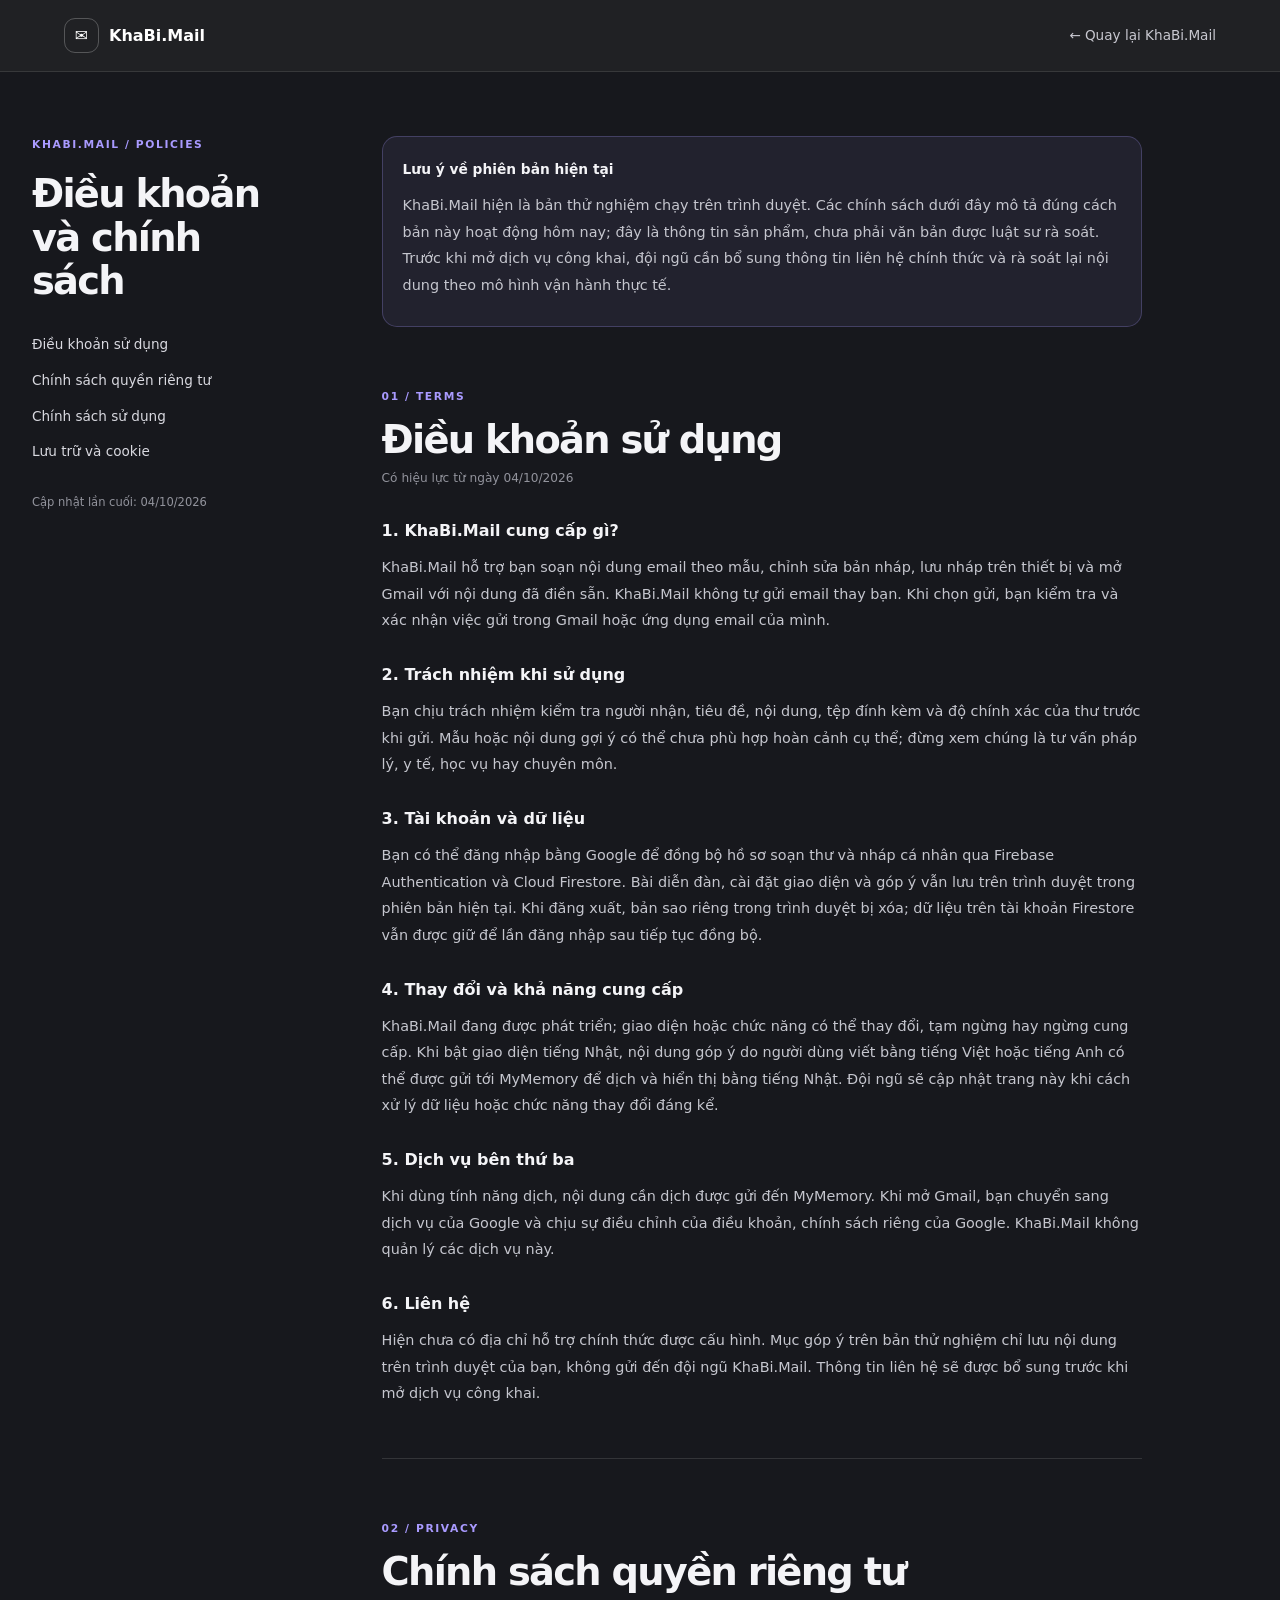
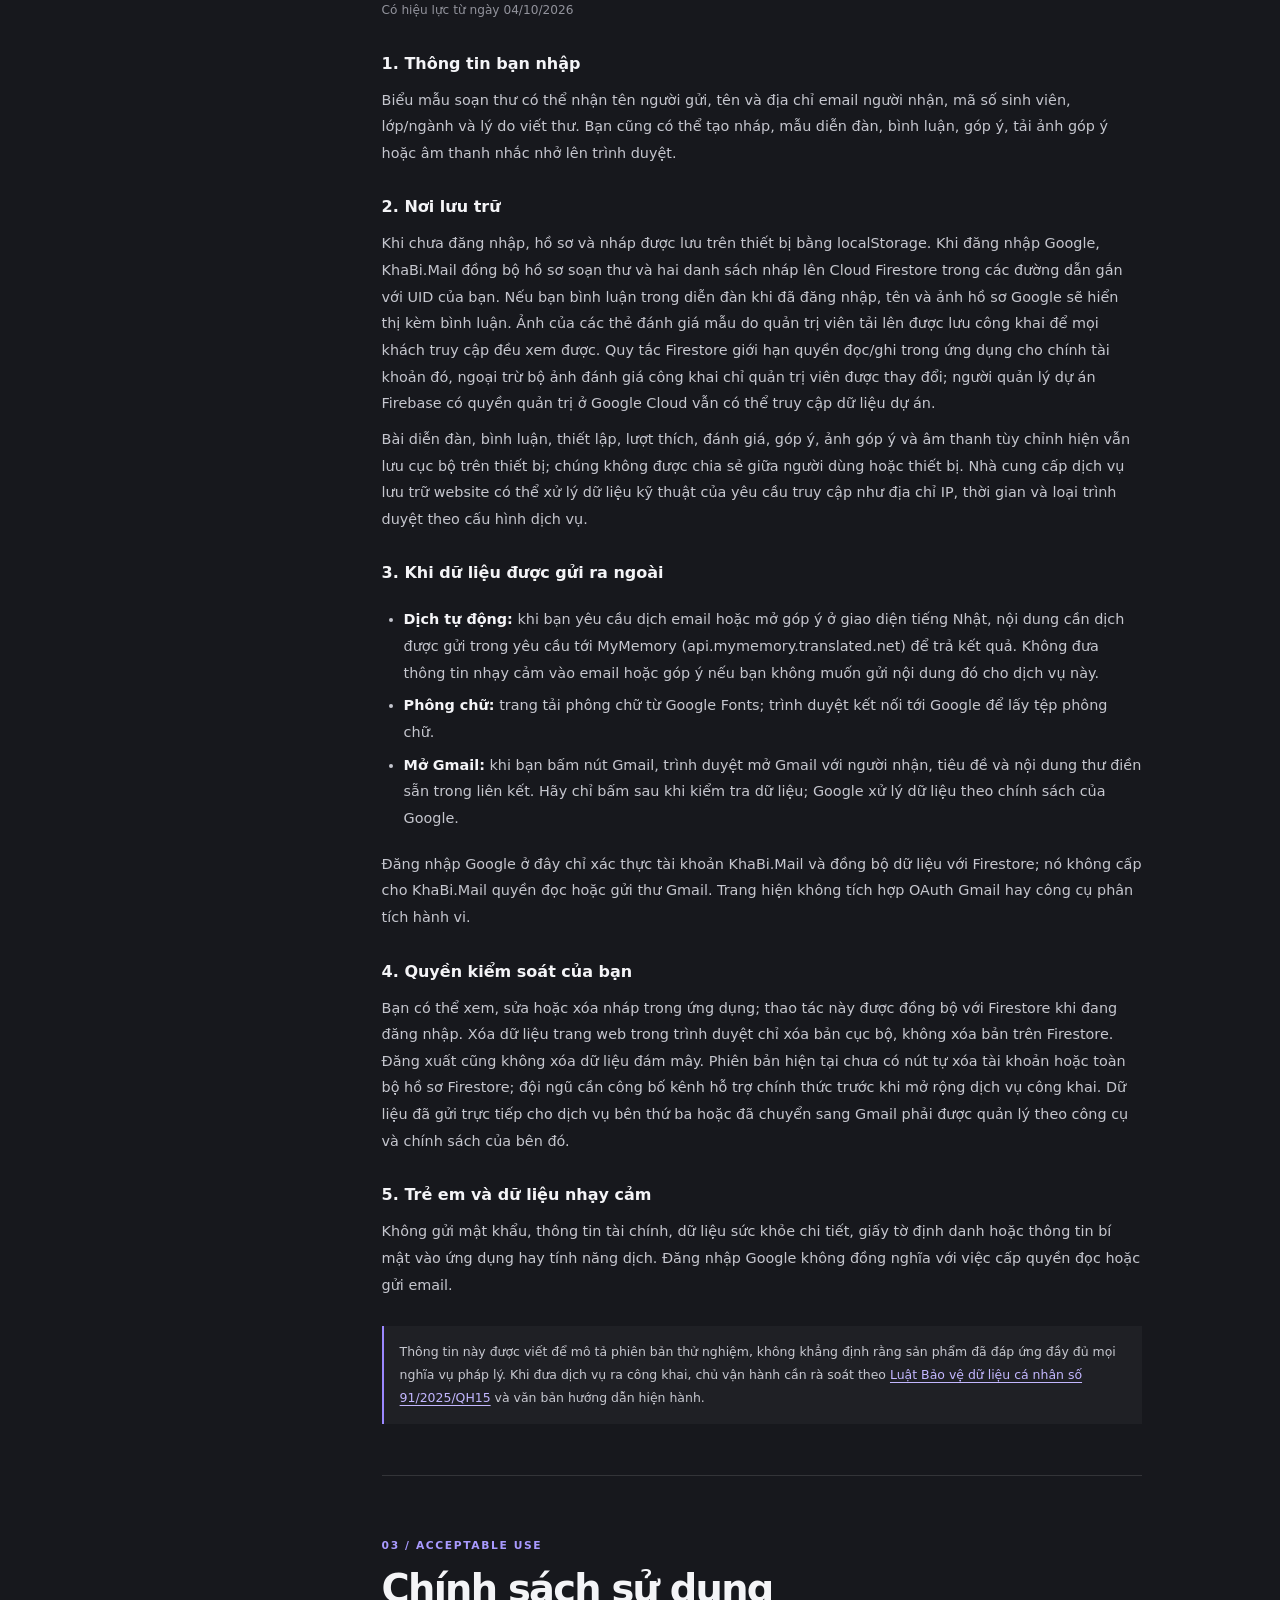
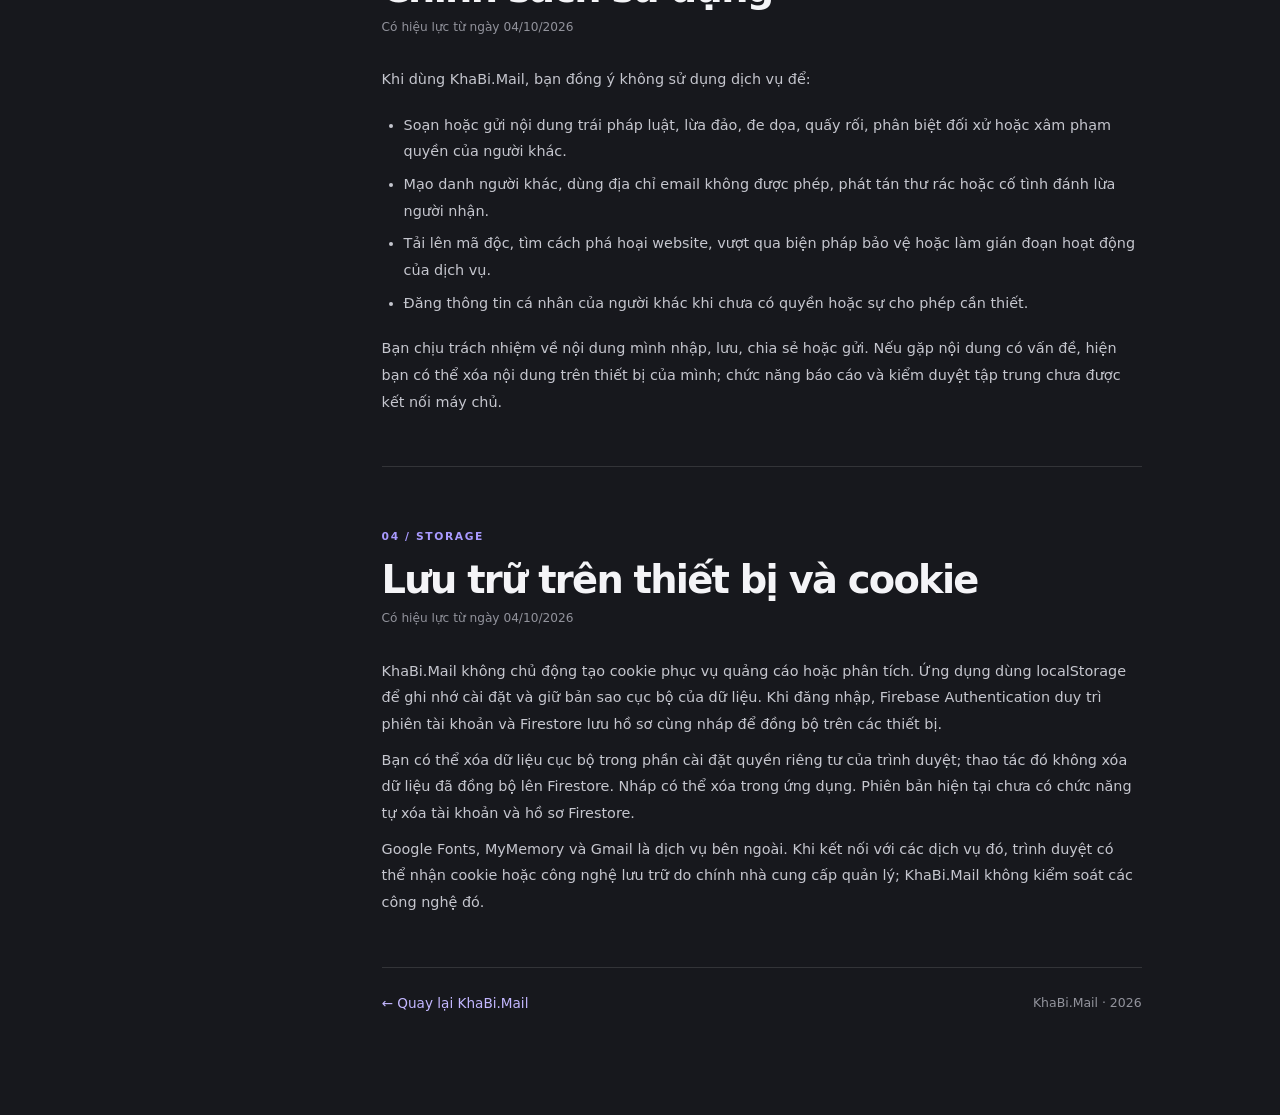
<file: policies.html>
<!doctype html>
<html lang="vi">
  <head>
    <meta charset="utf-8">
    <meta name="viewport" content="width=device-width, initial-scale=1">
    <meta name="theme-color" content="#202124">
    <title>Điều khoản và chính sách – KhaBi.Mail</title>
    <link rel="icon" href="favicon.svg" type="image/svg+xml">
    <link rel="stylesheet" href="policies.css">
  </head>
  <body>
    <header class="policy-topbar">
      <a class="policy-brand" href="home.html"><span aria-hidden="true">✉</span> KhaBi.Mail</a>
      <a class="back-link" href="home.html">← Quay lại KhaBi.Mail</a>
    </header>
    <main class="policy-layout">
      <aside class="policy-nav" aria-label="Danh mục chính sách">
        <span class="eyebrow">KHABI.MAIL / POLICIES</span>
        <h1>Điều khoản<br>và chính sách</h1>
        <a href="#terms">Điều khoản sử dụng</a>
        <a href="#privacy">Chính sách quyền riêng tư</a>
        <a href="#acceptable-use">Chính sách sử dụng</a>
        <a href="#storage">Lưu trữ và cookie</a>
        <small>Cập nhật lần cuối: 04/10/2026</small>
      </aside>
      <article class="policy-content">
        <div class="policy-notice"><strong>Lưu ý về phiên bản hiện tại</strong><p>KhaBi.Mail hiện là bản thử nghiệm chạy trên trình duyệt. Các chính sách dưới đây mô tả đúng cách bản này hoạt động hôm nay; đây là thông tin sản phẩm, chưa phải văn bản được luật sư rà soát. Trước khi mở dịch vụ công khai, đội ngũ cần bổ sung thông tin liên hệ chính thức và rà soát lại nội dung theo mô hình vận hành thực tế.</p></div>

        <section id="terms">
          <span class="section-no">01 / TERMS</span>
          <h2>Điều khoản sử dụng</h2>
          <p class="updated">Có hiệu lực từ ngày 04/10/2026</p>
          <h3>1. KhaBi.Mail cung cấp gì?</h3>
          <p>KhaBi.Mail hỗ trợ bạn soạn nội dung email theo mẫu, chỉnh sửa bản nháp, lưu nháp trên thiết bị và mở Gmail với nội dung đã điền sẵn. KhaBi.Mail không tự gửi email thay bạn. Khi chọn gửi, bạn kiểm tra và xác nhận việc gửi trong Gmail hoặc ứng dụng email của mình.</p>
          <h3>2. Trách nhiệm khi sử dụng</h3>
          <p>Bạn chịu trách nhiệm kiểm tra người nhận, tiêu đề, nội dung, tệp đính kèm và độ chính xác của thư trước khi gửi. Mẫu hoặc nội dung gợi ý có thể chưa phù hợp hoàn cảnh cụ thể; đừng xem chúng là tư vấn pháp lý, y tế, học vụ hay chuyên môn.</p>
          <h3>3. Tài khoản và dữ liệu</h3>
          <p>Bạn có thể đăng nhập bằng Google để đồng bộ hồ sơ soạn thư và nháp cá nhân qua Firebase Authentication và Cloud Firestore. Bài diễn đàn, cài đặt giao diện và góp ý vẫn lưu trên trình duyệt trong phiên bản hiện tại. Khi đăng xuất, bản sao riêng trong trình duyệt bị xóa; dữ liệu trên tài khoản Firestore vẫn được giữ để lần đăng nhập sau tiếp tục đồng bộ.</p>
          <h3>4. Thay đổi và khả năng cung cấp</h3>
          <p>KhaBi.Mail đang được phát triển; giao diện hoặc chức năng có thể thay đổi, tạm ngừng hay ngừng cung cấp. Khi bật giao diện tiếng Nhật, nội dung góp ý do người dùng viết bằng tiếng Việt hoặc tiếng Anh có thể được gửi tới MyMemory để dịch và hiển thị bằng tiếng Nhật. Đội ngũ sẽ cập nhật trang này khi cách xử lý dữ liệu hoặc chức năng thay đổi đáng kể.</p>
          <h3>5. Dịch vụ bên thứ ba</h3>
          <p>Khi dùng tính năng dịch, nội dung cần dịch được gửi đến MyMemory. Khi mở Gmail, bạn chuyển sang dịch vụ của Google và chịu sự điều chỉnh của điều khoản, chính sách riêng của Google. KhaBi.Mail không quản lý các dịch vụ này.</p>
          <h3>6. Liên hệ</h3>
          <p>Hiện chưa có địa chỉ hỗ trợ chính thức được cấu hình. Mục góp ý trên bản thử nghiệm chỉ lưu nội dung trên trình duyệt của bạn, không gửi đến đội ngũ KhaBi.Mail. Thông tin liên hệ sẽ được bổ sung trước khi mở dịch vụ công khai.</p>
        </section>

        <section id="privacy">
          <span class="section-no">02 / PRIVACY</span>
          <h2>Chính sách quyền riêng tư</h2>
          <p class="updated">Có hiệu lực từ ngày 04/10/2026</p>
          <h3>1. Thông tin bạn nhập</h3>
          <p>Biểu mẫu soạn thư có thể nhận tên người gửi, tên và địa chỉ email người nhận, mã số sinh viên, lớp/ngành và lý do viết thư. Bạn cũng có thể tạo nháp, mẫu diễn đàn, bình luận, góp ý, tải ảnh góp ý hoặc âm thanh nhắc nhở lên trình duyệt.</p>
          <h3>2. Nơi lưu trữ</h3>
          <p>Khi chưa đăng nhập, hồ sơ và nháp được lưu trên thiết bị bằng localStorage. Khi đăng nhập Google, KhaBi.Mail đồng bộ hồ sơ soạn thư và hai danh sách nháp lên Cloud Firestore trong các đường dẫn gắn với UID của bạn. Nếu bạn bình luận trong diễn đàn khi đã đăng nhập, tên và ảnh hồ sơ Google sẽ hiển thị kèm bình luận. Ảnh của các thẻ đánh giá mẫu do quản trị viên tải lên được lưu công khai để mọi khách truy cập đều xem được. Quy tắc Firestore giới hạn quyền đọc/ghi trong ứng dụng cho chính tài khoản đó, ngoại trừ bộ ảnh đánh giá công khai chỉ quản trị viên được thay đổi; người quản lý dự án Firebase có quyền quản trị ở Google Cloud vẫn có thể truy cập dữ liệu dự án.</p>
          <p>Bài diễn đàn, bình luận, thiết lập, lượt thích, đánh giá, góp ý, ảnh góp ý và âm thanh tùy chỉnh hiện vẫn lưu cục bộ trên thiết bị; chúng không được chia sẻ giữa người dùng hoặc thiết bị. Nhà cung cấp dịch vụ lưu trữ website có thể xử lý dữ liệu kỹ thuật của yêu cầu truy cập như địa chỉ IP, thời gian và loại trình duyệt theo cấu hình dịch vụ.</p>
          <h3>3. Khi dữ liệu được gửi ra ngoài</h3>
          <ul>
            <li><strong>Dịch tự động:</strong> khi bạn yêu cầu dịch email hoặc mở góp ý ở giao diện tiếng Nhật, nội dung cần dịch được gửi trong yêu cầu tới MyMemory (api.mymemory.translated.net) để trả kết quả. Không đưa thông tin nhạy cảm vào email hoặc góp ý nếu bạn không muốn gửi nội dung đó cho dịch vụ này.</li>
            <li><strong>Phông chữ:</strong> trang tải phông chữ từ Google Fonts; trình duyệt kết nối tới Google để lấy tệp phông chữ.</li>
            <li><strong>Mở Gmail:</strong> khi bạn bấm nút Gmail, trình duyệt mở Gmail với người nhận, tiêu đề và nội dung thư điền sẵn trong liên kết. Hãy chỉ bấm sau khi kiểm tra dữ liệu; Google xử lý dữ liệu theo chính sách của Google.</li>
          </ul>
          <p>Đăng nhập Google ở đây chỉ xác thực tài khoản KhaBi.Mail và đồng bộ dữ liệu với Firestore; nó không cấp cho KhaBi.Mail quyền đọc hoặc gửi thư Gmail. Trang hiện không tích hợp OAuth Gmail hay công cụ phân tích hành vi.</p>
          <h3>4. Quyền kiểm soát của bạn</h3>
          <p>Bạn có thể xem, sửa hoặc xóa nháp trong ứng dụng; thao tác này được đồng bộ với Firestore khi đang đăng nhập. Xóa dữ liệu trang web trong trình duyệt chỉ xóa bản cục bộ, không xóa bản trên Firestore. Đăng xuất cũng không xóa dữ liệu đám mây. Phiên bản hiện tại chưa có nút tự xóa tài khoản hoặc toàn bộ hồ sơ Firestore; đội ngũ cần công bố kênh hỗ trợ chính thức trước khi mở rộng dịch vụ công khai. Dữ liệu đã gửi trực tiếp cho dịch vụ bên thứ ba hoặc đã chuyển sang Gmail phải được quản lý theo công cụ và chính sách của bên đó.</p>
          <h3>5. Trẻ em và dữ liệu nhạy cảm</h3>
          <p>Không gửi mật khẩu, thông tin tài chính, dữ liệu sức khỏe chi tiết, giấy tờ định danh hoặc thông tin bí mật vào ứng dụng hay tính năng dịch. Đăng nhập Google không đồng nghĩa với việc cấp quyền đọc hoặc gửi email.</p>
          <p class="legal-reference">Thông tin này được viết để mô tả phiên bản thử nghiệm, không khẳng định rằng sản phẩm đã đáp ứng đầy đủ mọi nghĩa vụ pháp lý. Khi đưa dịch vụ ra công khai, chủ vận hành cần rà soát theo <a href="https://vanban.chinhphu.vn/?classid=1&amp;docid=214590&amp;pageid=27160&amp;typegroupid=3" target="_blank" rel="noopener">Luật Bảo vệ dữ liệu cá nhân số 91/2025/QH15</a> và văn bản hướng dẫn hiện hành.</p>
        </section>

        <section id="acceptable-use">
          <span class="section-no">03 / ACCEPTABLE USE</span>
          <h2>Chính sách sử dụng</h2>
          <p class="updated">Có hiệu lực từ ngày 04/10/2026</p>
          <p>Khi dùng KhaBi.Mail, bạn đồng ý không sử dụng dịch vụ để:</p>
          <ul>
            <li>Soạn hoặc gửi nội dung trái pháp luật, lừa đảo, đe dọa, quấy rối, phân biệt đối xử hoặc xâm phạm quyền của người khác.</li>
            <li>Mạo danh người khác, dùng địa chỉ email không được phép, phát tán thư rác hoặc cố tình đánh lừa người nhận.</li>
            <li>Tải lên mã độc, tìm cách phá hoại website, vượt qua biện pháp bảo vệ hoặc làm gián đoạn hoạt động của dịch vụ.</li>
            <li>Đăng thông tin cá nhân của người khác khi chưa có quyền hoặc sự cho phép cần thiết.</li>
          </ul>
          <p>Bạn chịu trách nhiệm về nội dung mình nhập, lưu, chia sẻ hoặc gửi. Nếu gặp nội dung có vấn đề, hiện bạn có thể xóa nội dung trên thiết bị của mình; chức năng báo cáo và kiểm duyệt tập trung chưa được kết nối máy chủ.</p>
        </section>

        <section id="storage">
          <span class="section-no">04 / STORAGE</span>
          <h2>Lưu trữ trên thiết bị và cookie</h2>
          <p class="updated">Có hiệu lực từ ngày 04/10/2026</p>
          <p>KhaBi.Mail không chủ động tạo cookie phục vụ quảng cáo hoặc phân tích. Ứng dụng dùng localStorage để ghi nhớ cài đặt và giữ bản sao cục bộ của dữ liệu. Khi đăng nhập, Firebase Authentication duy trì phiên tài khoản và Firestore lưu hồ sơ cùng nháp để đồng bộ trên các thiết bị.</p>
          <p>Bạn có thể xóa dữ liệu cục bộ trong phần cài đặt quyền riêng tư của trình duyệt; thao tác đó không xóa dữ liệu đã đồng bộ lên Firestore. Nháp có thể xóa trong ứng dụng. Phiên bản hiện tại chưa có chức năng tự xóa tài khoản và hồ sơ Firestore.</p>
          <p>Google Fonts, MyMemory và Gmail là dịch vụ bên ngoài. Khi kết nối với các dịch vụ đó, trình duyệt có thể nhận cookie hoặc công nghệ lưu trữ do chính nhà cung cấp quản lý; KhaBi.Mail không kiểm soát các công nghệ đó.</p>
        </section>
        <div class="policy-end"><a class="back-link" href="home.html">← Quay lại KhaBi.Mail</a><span>KhaBi.Mail · 2026</span></div>
      </article>
    </main>
    <script>
      (() => {
        let language = "vi";
        try { language = localStorage.getItem("mm2.ui") || "vi"; } catch {}
        if (language !== "ja") return;
        document.documentElement.lang = "ja";
        document.title = "利用規約とポリシー – KhaBi.Mail";
        const fixed = new Map([
          ["KHABI.MAIL / POLICIES", "KHABI.MAIL / ポリシー"], ["01 / TERMS", "01 / 利用規約"],
          ["02 / PRIVACY", "02 / プライバシー"], ["03 / ACCEPTABLE USE", "03 / 利用上のルール"],
          ["04 / STORAGE", "04 / 保存とCookie"], ["← Quay lại KhaBi.Mail", "← KhaBi.Mail に戻る"],
          ["KhaBi.Mail · 2026", "KhaBi.Mail · 2026"],
        ]);
        const waiting = document.createElement("div");
        waiting.textContent = "日本語に翻訳しています…";
        waiting.style.cssText = "position:fixed;inset:0;z-index:9999;display:grid;place-items:center;background:#f5f5f3;color:#202124;font:600 16px sans-serif";
        document.body.append(waiting);
        const walker = document.createTreeWalker(document.body, NodeFilter.SHOW_TEXT);
        const nodes = [];
        for (let node; (node = walker.nextNode());) {
          const original = node.nodeValue;
          const trimmed = original.trim();
          if (!trimmed || node.parentElement.closest("script,style")) continue;
          if (fixed.has(trimmed)) { node.nodeValue = original.replace(trimmed, fixed.get(trimmed)); continue; }
          if (/[àáạảãâầấậẩẫăằắặẳẵèéẹẻẽêềếệểễìíịỉĩòóọỏõôồốộổỗơờớợởỡùúụủũưừứựửữỳýỵỷỹđ]/i.test(trimmed)) nodes.push({ node, original, trimmed });
        }
        const translate = async (text) => {
          const chunks = []; let rest = text;
          while (rest.length > 400) { let cut = rest.lastIndexOf(" ", 400); if (cut < 200) cut = 400; chunks.push(rest.slice(0, cut)); rest = rest.slice(cut).trimStart(); }
          if (rest) chunks.push(rest);
          const results = await Promise.all(chunks.map(async (chunk) => {
            try {
              const response = await fetch(`https://api.mymemory.translated.net/get?q=${encodeURIComponent(chunk)}&langpair=vi|ja`);
              const result = await response.json();
              if (Number(result.responseStatus) === 200 && result.responseData?.translatedText) return result.responseData.translatedText;
            } catch {}
            return "日本語訳を取得できませんでした。";
          }));
          return results.join(" ");
        };
        Promise.all(nodes.map(async ({ node, original, trimmed }) => {
          const translation = await translate(trimmed);
          if (node.isConnected) node.nodeValue = original.replace(trimmed, translation);
        })).finally(() => waiting.remove());
      })();
    </script>
  </body>
</html>
</file>
<file: policies.css>
*{box-sizing:border-box}html{scroll-behavior:smooth;scroll-padding-top:28px}body{margin:0;background:#17181d;color:#f4f4f7;font-family:"Be Vietnam Pro",Inter,system-ui,sans-serif;line-height:1.75}.policy-topbar{height:72px;padding:0 max(5vw,24px);display:flex;align-items:center;justify-content:space-between;border-bottom:1px solid rgba(255,255,255,.1);background:#202124}.policy-brand,.back-link{color:#fff;text-decoration:none}.policy-brand{display:flex;align-items:center;gap:10px;font-weight:750;font-size:1rem}.policy-brand span{display:grid;place-items:center;width:35px;height:35px;border:1px solid rgba(255,255,255,.24);border-radius:11px}.back-link{font-size:.85rem;color:#c8c8d0}.back-link:hover{color:#fff}.policy-layout{display:grid;grid-template-columns:260px minmax(0,760px);gap:clamp(36px,7vw,110px);max-width:1280px;margin:0 auto;padding:64px 32px 100px}.policy-nav{position:sticky;top:36px;align-self:start;display:flex;flex-direction:column;align-items:flex-start;gap:12px}.eyebrow,.section-no{color:#a99aff;font-size:.67rem;font-weight:750;letter-spacing:.15em}.policy-nav h1{margin:5px 0 18px;font-size:clamp(1.8rem,3vw,2.5rem);line-height:1.14;letter-spacing:-.045em}.policy-nav>a:not(.back-link){color:#d9d9e0;text-decoration:none;font-size:.85rem}.policy-nav>a:hover{color:#fff}.policy-nav small{margin-top:16px;color:#92939c;font-size:.72rem}.policy-content{min-width:0}.policy-notice{padding:18px 20px;border:1px solid rgba(169,154,255,.25);border-radius:15px;background:rgba(169,154,255,.08);color:#e8e5fa}.policy-notice strong{font-size:.86rem}.policy-notice p{margin:7px 0 0;color:#c6c2d6;font-size:.82rem;line-height:1.75}.policy-content section{padding:54px 0 42px;border-bottom:1px solid rgba(255,255,255,.12);scroll-margin-top:28px}.policy-content h2{margin:8px 0 4px;font-size:clamp(1.7rem,4vw,2.4rem);line-height:1.2;letter-spacing:-.045em}.policy-content .updated{margin:0 0 28px;color:#92939c;font-size:.76rem}.policy-content h3{margin:27px 0 7px;font-size:1rem}.policy-content p,.policy-content li{color:#c5c6ce;font-size:.9rem;line-height:1.85}.policy-content p{margin:9px 0}.policy-content ul{padding-left:22px}.policy-content li{padding:3px 0}.policy-content strong{color:#f4f4f7}.policy-content a:not(.back-link){color:#c3b7ff;text-underline-offset:3px}.legal-reference{margin-top:28px!important;padding:14px 16px;border-left:2px solid #9b87ff;background:rgba(255,255,255,.035);font-size:.78rem!important}.policy-end{display:flex;justify-content:space-between;gap:16px;padding-top:24px;color:#92939c;font-size:.78rem}.policy-end .back-link{color:#c3b7ff}@media(max-width:800px){.policy-layout{grid-template-columns:1fr;gap:32px;padding:38px 24px 70px}.policy-nav{position:static;display:grid;grid-template-columns:1fr 1fr;gap:10px 16px}.policy-nav .eyebrow,.policy-nav h1,.policy-nav small{grid-column:1/-1}.policy-nav h1 br{display:none}.policy-content section{padding:40px 0 32px}}@media(max-width:480px){.policy-topbar{height:62px;padding:0 18px}.policy-layout{padding:28px 18px 56px}.policy-nav{grid-template-columns:1fr}.policy-nav .eyebrow,.policy-nav h1,.policy-nav small{grid-column:auto}.policy-nav h1 br{display:block}.policy-content p,.policy-content li{font-size:.85rem}.policy-end{flex-direction:column}}
</file>
